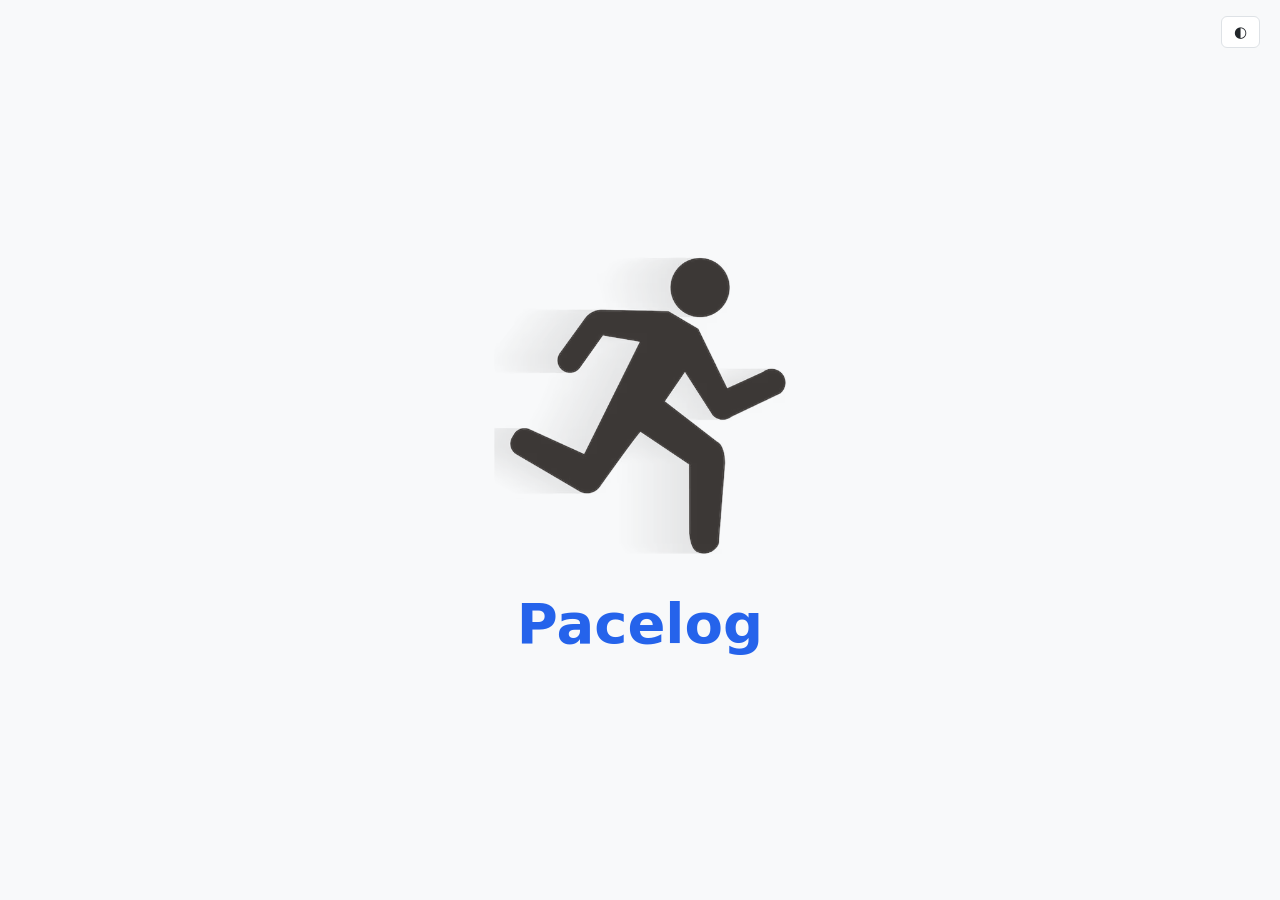
<file: index.html>
<!DOCTYPE html>
<html lang="en">
<head>
  <meta charset="UTF-8">
  <meta name="viewport" content="width=device-width, initial-scale=1.0">
  <title>Pacelog</title>
  <link rel="stylesheet" href="style.css">
  <script>
    const savedTheme = localStorage.getItem("theme");
    const prefersDark = window.matchMedia("(prefers-color-scheme: dark)").matches;
    const theme = savedTheme || (prefersDark ? "dark" : "light");
    document.documentElement.setAttribute("data-theme", theme);
  </script>
</head>

<body>
  <div class="top-bar">
    <button id="theme-toggle" type="button" aria-label="Toggle theme">◐</button>
  </div>

  <main class="splash-content">
    <img src="runner-light.png" alt="Runner" class="runner runner-light">
    <img src="runner-dark.png" alt="Runner" class="runner runner-dark">
    <h1 class="name"><a href="landing/index.html">Pacelog</a></h1>
  </main>

  <script>
    const themeToggle = document.getElementById("theme-toggle");

    themeToggle.addEventListener("click", () => {
      const root = document.documentElement;
      const nextTheme = root.getAttribute("data-theme") === "dark" ? "light" : "dark";
      root.setAttribute("data-theme", nextTheme);
      localStorage.setItem("theme", nextTheme);
    });
  </script>
</body>
</html>
</file>
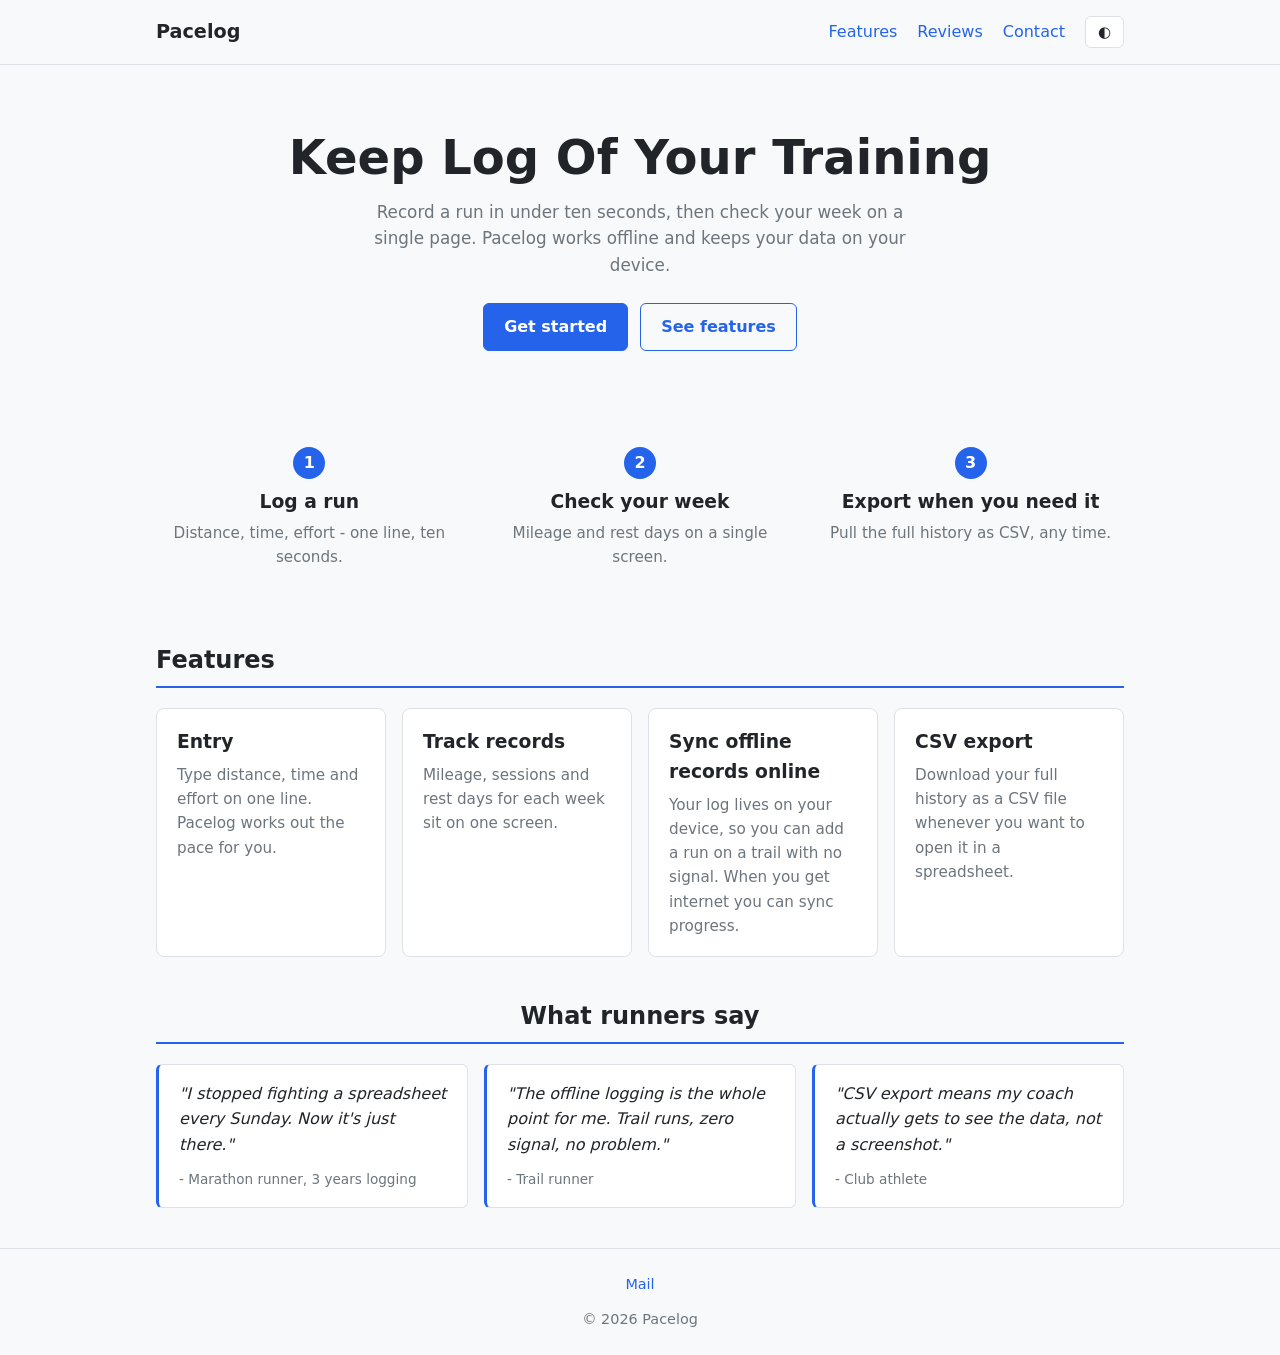
<file: landing/index.html>
<!DOCTYPE html>
<html lang="en">
<head>
  <meta charset="UTF-8">
  <meta name="viewport" content="width=device-width, initial-scale=1.0">
  <title>Pacelog | Track & View Reports</title>
  <meta name="description" content="Pacelog is a lightweight running log. Record a run in under ten seconds, check your week at a glance, and export your history as CSV.">
  

  <meta property="og:type" content="website">
  <meta property="og:title" content="Pacelog - Keep log of your training">
  <meta property="og:description" content="Record a run in under ten seconds, then check your week on a single page.">
  <meta name="twitter:card" content="summary">
  <meta name="twitter:title" content="Pacelog - Keep log of your training">
  <meta name="twitter:description" content="Record a run in under ten seconds, then check your week on a single page.">

  <link rel="stylesheet" href="style.css">
  <script>
    const savedTheme = localStorage.getItem("theme");
    const prefersDark = window.matchMedia("(prefers-color-scheme: dark)").matches;
    const theme = savedTheme || (prefersDark ? "dark" : "light");
    document.documentElement.setAttribute("data-theme", theme);
  </script>
</head>

<body>
  <header id="site-header">
    <div class="container">
      <nav>
        <a href="#top" class="brand">Pacelog</a>
        <button id="nav-toggle" type="button" aria-label="Toggle navigation menu" aria-expanded="false" aria-controls="nav-menu">☰</button>
        <div class="nav-right" id="nav-menu">
          <ul>
            <li><a href="#features">Features</a></li>
            <li><a href="#testimonials">Reviews</a></li>
            <li><a href="#contact">Contact</a></li>
          </ul>
          <button id="theme-toggle" type="button" aria-label="Toggle theme">◐</button>
        </div>
      </nav>
    </div>
  </header>

  <main class="container" id="top">

    <section class="hero">
      <h1>Keep Log Of Your Training</h1>
      <p>Record a run in under ten seconds, then check your week on a single page. Pacelog works offline and keeps your data on your device.</p>
      <div class="hero-actions">
        <a href="#contact" class="btn btn-primary">Get started</a>
        <a href="#features" class="btn btn-secondary">See features</a>
      </div>
    </section>

    <section id="how" class="how">
      <div class="how-step">
        <span class="how-num">1</span>
        <h3>Log a run</h3>
        <p>Distance, time, effort - one line, ten seconds.</p>
      </div>
      <div class="how-step">
        <span class="how-num">2</span>
        <h3>Check your week</h3>
        <p>Mileage and rest days on a single screen.</p>
      </div>
      <div class="how-step">
        <span class="how-num">3</span>
        <h3>Export when you need it</h3>
        <p>Pull the full history as CSV, any time.</p>
      </div>
    </section>

    <section id="features">
      <h2>Features</h2>

      <div class="features">
        <article class="feature">
          <h3>Entry</h3>
          <p>Type distance, time and effort on one line. Pacelog works out the pace for you.</p>
        </article>

        <article class="feature">
          <h3>Track records</h3>
          <p>Mileage, sessions and rest days for each week sit on one screen.</p>
        </article>

        <article class="feature">
          <h3>Sync offline records online</h3>
          <p>Your log lives on your device, so you can add a run on a trail with no signal. When you get internet you can sync progress.</p>
        </article>

        <article class="feature">
          <h3>CSV export</h3>
          <p>Download your full history as a CSV file whenever you want to open it in a spreadsheet.</p>
        </article>
      </div>
    </section>

    <section id="testimonials" class="testimonials">
      <h2>What runners say</h2>
      <div class="quotes">
        <blockquote>
          <p>"I stopped fighting a spreadsheet every Sunday. Now it's just there."</p>
          <cite>- Marathon runner, 3 years logging</cite>
        </blockquote>
        <blockquote>
          <p>"The offline logging is the whole point for me. Trail runs, zero signal, no problem."</p>
          <cite>- Trail runner</cite>
        </blockquote>
        <blockquote>
          <p>"CSV export means my coach actually gets to see the data, not a screenshot."</p>
          <cite>- Club athlete</cite>
        </blockquote>
      </div>
    </section>

  </main>

  <footer id="contact">
    <div class="container">
      <ul class="footer-links">
        <li><a href="mailto:contact@pacelog.local">Mail</a></li>
      </ul>
      <p>© 2026 Pacelog</p>
    </div>
  </footer>

  <script>
    const themeToggle = document.getElementById("theme-toggle");

    themeToggle.addEventListener("click", () => {
      const root = document.documentElement;
      const nextTheme = root.getAttribute("data-theme") === "dark" ? "light" : "dark";
      root.setAttribute("data-theme", nextTheme);
      localStorage.setItem("theme", nextTheme);
    });

    const header = document.getElementById("site-header");
    window.addEventListener("scroll", () => {
      header.classList.toggle("scrolled", window.scrollY > 10);
    });

    const navToggle = document.getElementById("nav-toggle");
    const navMenu = document.getElementById("nav-menu");

    navToggle.addEventListener("click", () => {
      const isOpen = navMenu.classList.toggle("open");
      navToggle.setAttribute("aria-expanded", isOpen);
    });

    navMenu.querySelectorAll("a").forEach((link) => {
      link.addEventListener("click", () => {
        navMenu.classList.remove("open");
        navToggle.setAttribute("aria-expanded", "false");
      });
    });
  </script>

</body>
</html>
</file>
<file: style.css>
:root {
  --bg: #f8f9fa;
  --bg-card: #ffffff;
  --text: #212529;
  --accent: #2563eb;
  --border: #dee2e6;
}

:root[data-theme="dark"] {
  --bg: #121212;
  --bg-card: #1e1e1e;
  --text: #e9ecef;
  --accent: #3b82f6;
  --border: #2d3748;
}

* {
  box-sizing: border-box;
}

body {
  margin: 0;
  min-height: 100vh;
  font-family: system-ui, -apple-system, sans-serif;
  line-height: 1.6;
  background: var(--bg);
  color: var(--text);
  transition: background 0.2s ease, color 0.2s ease;
  display: flex;
  flex-direction: column;
}

.top-bar {
  display: flex;
  justify-content: flex-end;
  padding: 16px 20px;
}

#theme-toggle {
  background: var(--bg-card);
  color: var(--text);
  border: 1px solid var(--border);
  border-radius: 6px;
  padding: 6px 12px;
  font-size: 0.95rem;
  cursor: pointer;
}

#theme-toggle:hover {
  border-color: var(--accent);
}

.splash-content {
  flex: 1;
  display: flex;
  flex-direction: column;
  align-items: center;
  justify-content: center;
  padding: 0 20px 60px;
}

a {
  color: var(--accent);
  text-decoration: none;
}

a:hover {
  text-decoration: underline;
}

.runner {
  display: block;
  width: 60vw;
  max-width: 280px;
  height: auto;
}

.runner-dark {
  display: none;
}

:root[data-theme="dark"] .runner-light {
  display: none;
}

:root[data-theme="dark"] .runner-dark {
  display: block;
}

.name {
  margin: 24px 0 0;
  text-align: center;
  font-size: 2.5rem;
  line-height: 1.2;
}

@media (min-width: 900px) {
  .runner {
    max-width: 320px;
  }

  .name {
    font-size: 3.5rem;
  }
}

@media (max-width: 600px) {
  .name {
    font-size: 1.8rem;
  }
}
</file>
<file: landing/style.css>
:root {
  --bg: #f8f9fa;
  --bg-card: #ffffff;
  --text: #212529;
  --muted: #6c757d;
  --accent: #2563eb;
  --border: #dee2e6;
  --on-accent: #ffffff;
}

:root[data-theme="dark"] {
  --bg: #121212;
  --bg-card: #1e1e1e;
  --text: #e9ecef;
  --muted: #a0aec0;
  --accent: #3b82f6;
  --border: #2d3748;
  --on-accent: #ffffff;
}

* {
  box-sizing: border-box;
}



body {
  margin: 0;
  font-family: system-ui, -apple-system, sans-serif;
  line-height: 1.6;
  background: var(--bg);
  color: var(--text);
  transition: background 0.2s ease, color 0.2s ease;
}

a {
  color: var(--accent);
  text-decoration: none;
}

a:hover {
  text-decoration: underline;
}

:focus-visible {
  outline: 2px solid var(--accent);
  outline-offset: 2px;
}

.container {
  max-width: 1000px;
  margin: 0 auto;
  padding: 0 16px;
}

header {
  border-bottom: 1px solid var(--border);
  position: sticky;
  top: 0;
  background: var(--bg);
  z-index: 20;
  transition: box-shadow 0.2s;
}

header.scrolled {
  box-shadow: 0 2px 8px rgba(0, 0, 0, 0.08);
}

nav {
  display: flex;
  align-items: center;
  justify-content: space-between;
  flex-wrap: wrap;
  gap: 8px;
  padding: 16px 0;
}

.brand {
  font-weight: 700;
  font-size: 1.2rem;
  color: var(--text);
}

.brand:hover {
  text-decoration: none;
}

nav ul {
  display: flex;
  flex-wrap: wrap;
  gap: 20px;
  margin: 0;
  padding: 0;
  list-style: none;
}

.nav-right {
  display: flex;
  align-items: center;
  flex-wrap: wrap;
  gap: 20px;
}

#nav-toggle {
  display: none;
  background: var(--bg-card);
  color: var(--text);
  border: 1px solid var(--border);
  border-radius: 6px;
  padding: 5px 10px;
  font-size: 1.1rem;
  cursor: pointer;
}

#theme-toggle {
  background: var(--bg-card);
  color: var(--text);
  border: 1px solid var(--border);
  border-radius: 6px;
  padding: 6px 12px;
  font-size: 0.95rem;
  cursor: pointer;
}

#theme-toggle:hover {
  border-color: var(--accent);
}


.hero {
  text-align: center;
  padding: 48px 0 32px;
}




.hero h1 {
  margin: 0 0 12px;
  font-size: 2.4rem;
  line-height: 1.2;
}

.hero p {
  max-width: 580px;
  margin: 0 auto 24px;
  color: var(--muted);
  font-size: 1.05rem;
}

.hero-actions {
  display: flex;
  flex-direction: column;
  gap: 12px;
  max-width: 320px;
  margin: 0 auto;
}

.how {
  display: grid;
  grid-template-columns: 1fr;
  gap: 24px;
  text-align: center;
  padding: 16px 0 32px;
}

.how-num {
  display: inline-flex;
  align-items: center;
  justify-content: center;
  width: 32px;
  height: 32px;
  border-radius: 50%;
  background: var(--accent);
  color: var(--on-accent);
  font-weight: 700;
  margin-bottom: 8px;
}

.how-step h3 {
  margin: 0 0 4px;
}

.how-step p {
  margin: 0;
  color: var(--muted);
  font-size: 0.95rem;
}

.btn {
  display: inline-block;
  padding: 10px 20px;
  border: 1px solid var(--accent);
  border-radius: 6px;
  font-size: 1rem;
  font-weight: 600;
  text-align: center;
}

.btn:hover {
  text-decoration: none;
}

.btn-primary {
  background: var(--accent);
  color: var(--on-accent);
}

.btn-primary:hover {
  opacity: 0.9;
}

.btn-secondary {
  background: transparent;
  color: var(--accent);
}

.btn-secondary:hover {
  background: var(--bg-card);
}

main section {
  margin-bottom: 40px;
}

main h2 {
  border-bottom: 2px solid var(--accent);
  padding-bottom: 6px;
}




.features {
  display: grid;
  grid-template-columns: 1fr;
  gap: 16px;
}

.feature {
  background: var(--bg-card);
  border: 1px solid var(--border);
  border-radius: 8px;
  padding: 18px 20px;
}

.feature:hover {
  border-color: var(--accent);
}

.feature h3 {
  margin: 0 0 6px;
}

.feature p {
  margin: 0;
  font-size: 0.95rem;
  color: var(--muted);
}

.testimonials {
  text-align: center;
}

.quotes {
  display: grid;
  grid-template-columns: 1fr;
  gap: 16px;
  text-align: left;
}

.quotes blockquote {
  margin: 0;
  padding: 16px 20px;
  background: var(--bg-card);
  border-left: 3px solid var(--accent);
  border-radius: 6px;
  border-top: 1px solid var(--border);
  border-right: 1px solid var(--border);
  border-bottom: 1px solid var(--border);
}

.quotes p {
  margin: 0 0 8px;
  font-style: italic;
}

.quotes cite {
  font-style: normal;
  font-size: 0.85rem;
  color: var(--muted);
}

footer {
  border-top: 1px solid var(--border);
  padding: 24px 0;
  text-align: center;
  color: var(--muted);
  font-size: 0.9rem;
}

footer p {
  margin: 0;
}

.footer-links {
  display: flex;
  justify-content: center;
  gap: 20px;
  margin: 0 0 12px;
  padding: 0;
  list-style: none;
}





@media (min-width: 600px) {
  .features {
    grid-template-columns: repeat(2, 1fr);
  }

  .how {
    grid-template-columns: repeat(3, 1fr);
  }

  .quotes {
    grid-template-columns: repeat(2, 1fr);
  }

  .hero-actions {
    flex-direction: row;
    justify-content: center;
    max-width: none;
  }
}

@media (min-width: 900px) {
  .features {
    grid-template-columns: repeat(4, 1fr);
  }



  .quotes {
    grid-template-columns: repeat(3, 1fr);
  }

  .hero {
    padding: 64px 0 40px;
  }


  .hero h1 {
    font-size: 3rem;
  }
}

@media (max-width: 600px) {
  .hero h1 {
    font-size: 1.8rem;
  }

  nav {
    justify-content: space-between;
  }

  #nav-toggle {
    display: block;
  }

  .nav-right {
    display: none;
    width: 100%;
    flex-direction: column;
    align-items: stretch;
    order: 1;
  }

  .nav-right.open {
    display: flex;
  }

  .nav-right ul {
    flex-direction: column;
    gap: 8px;
    text-align: center;
  }
}
</file>
